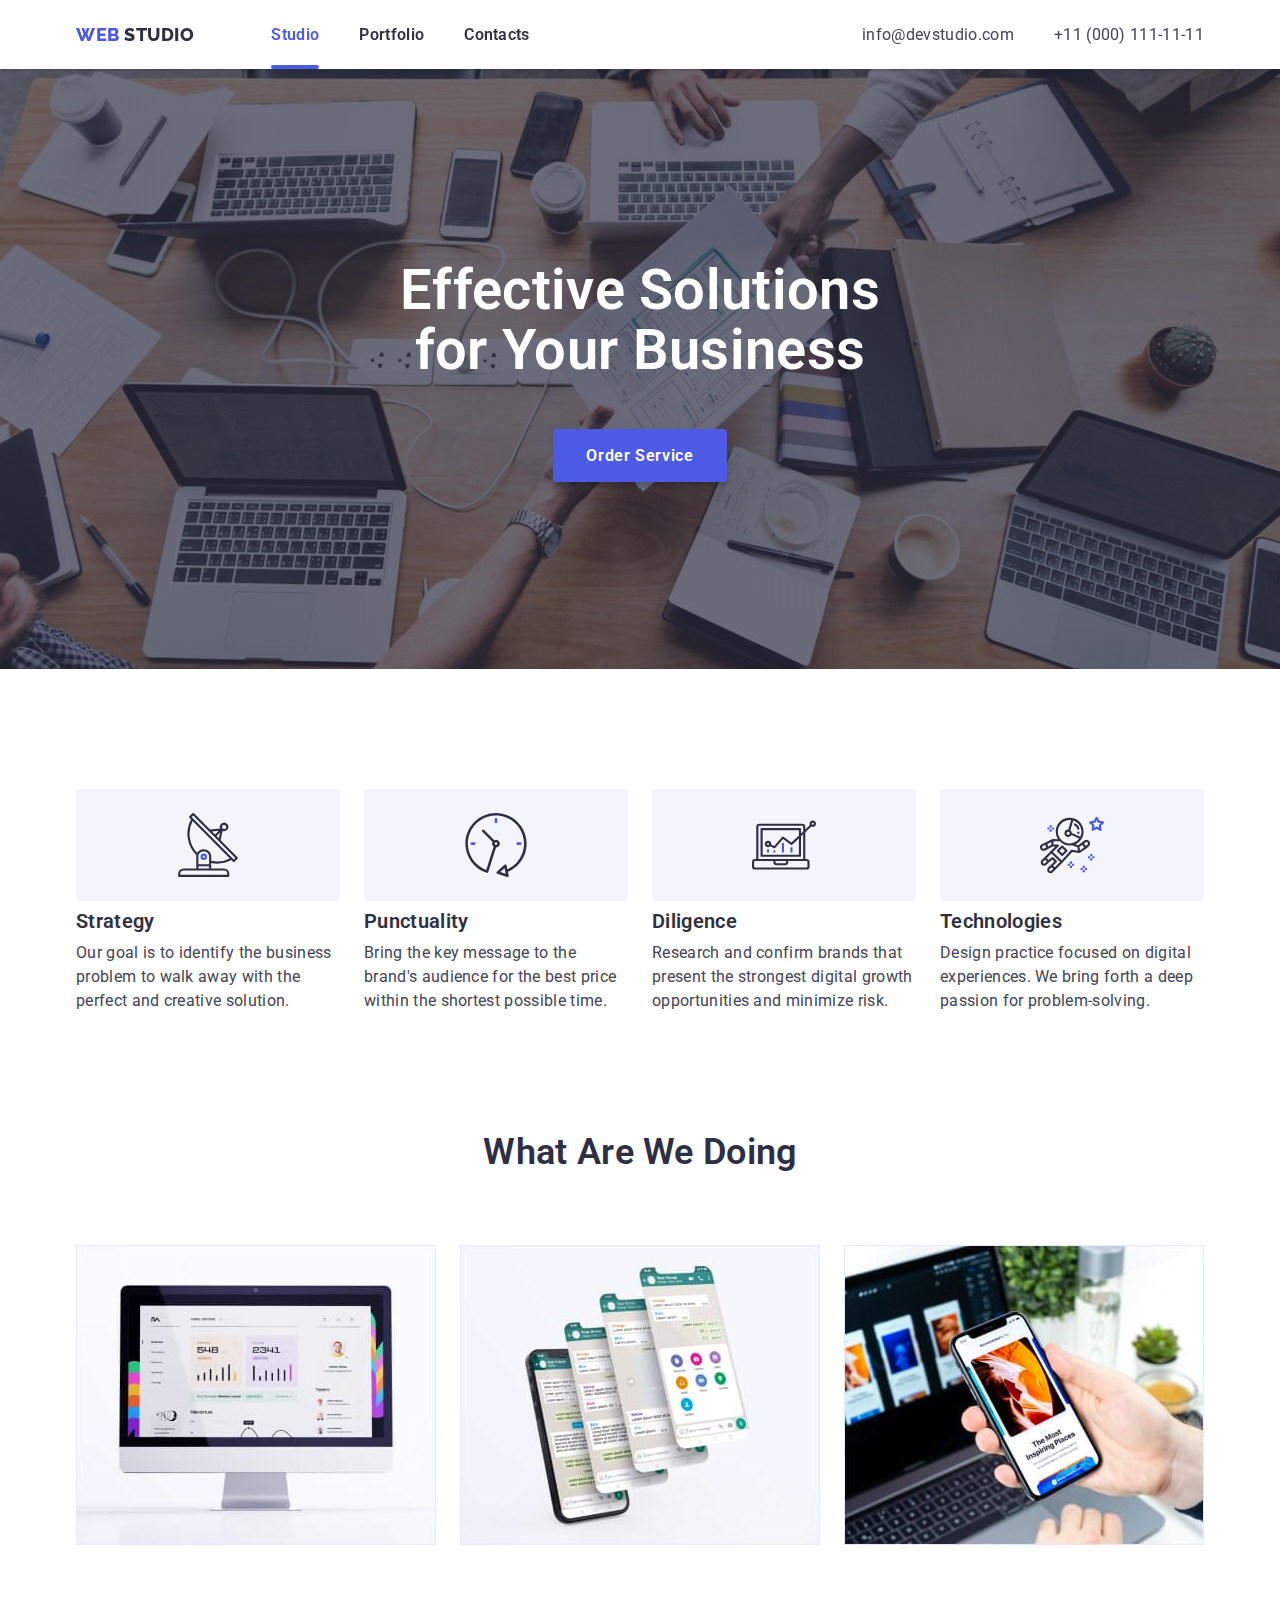
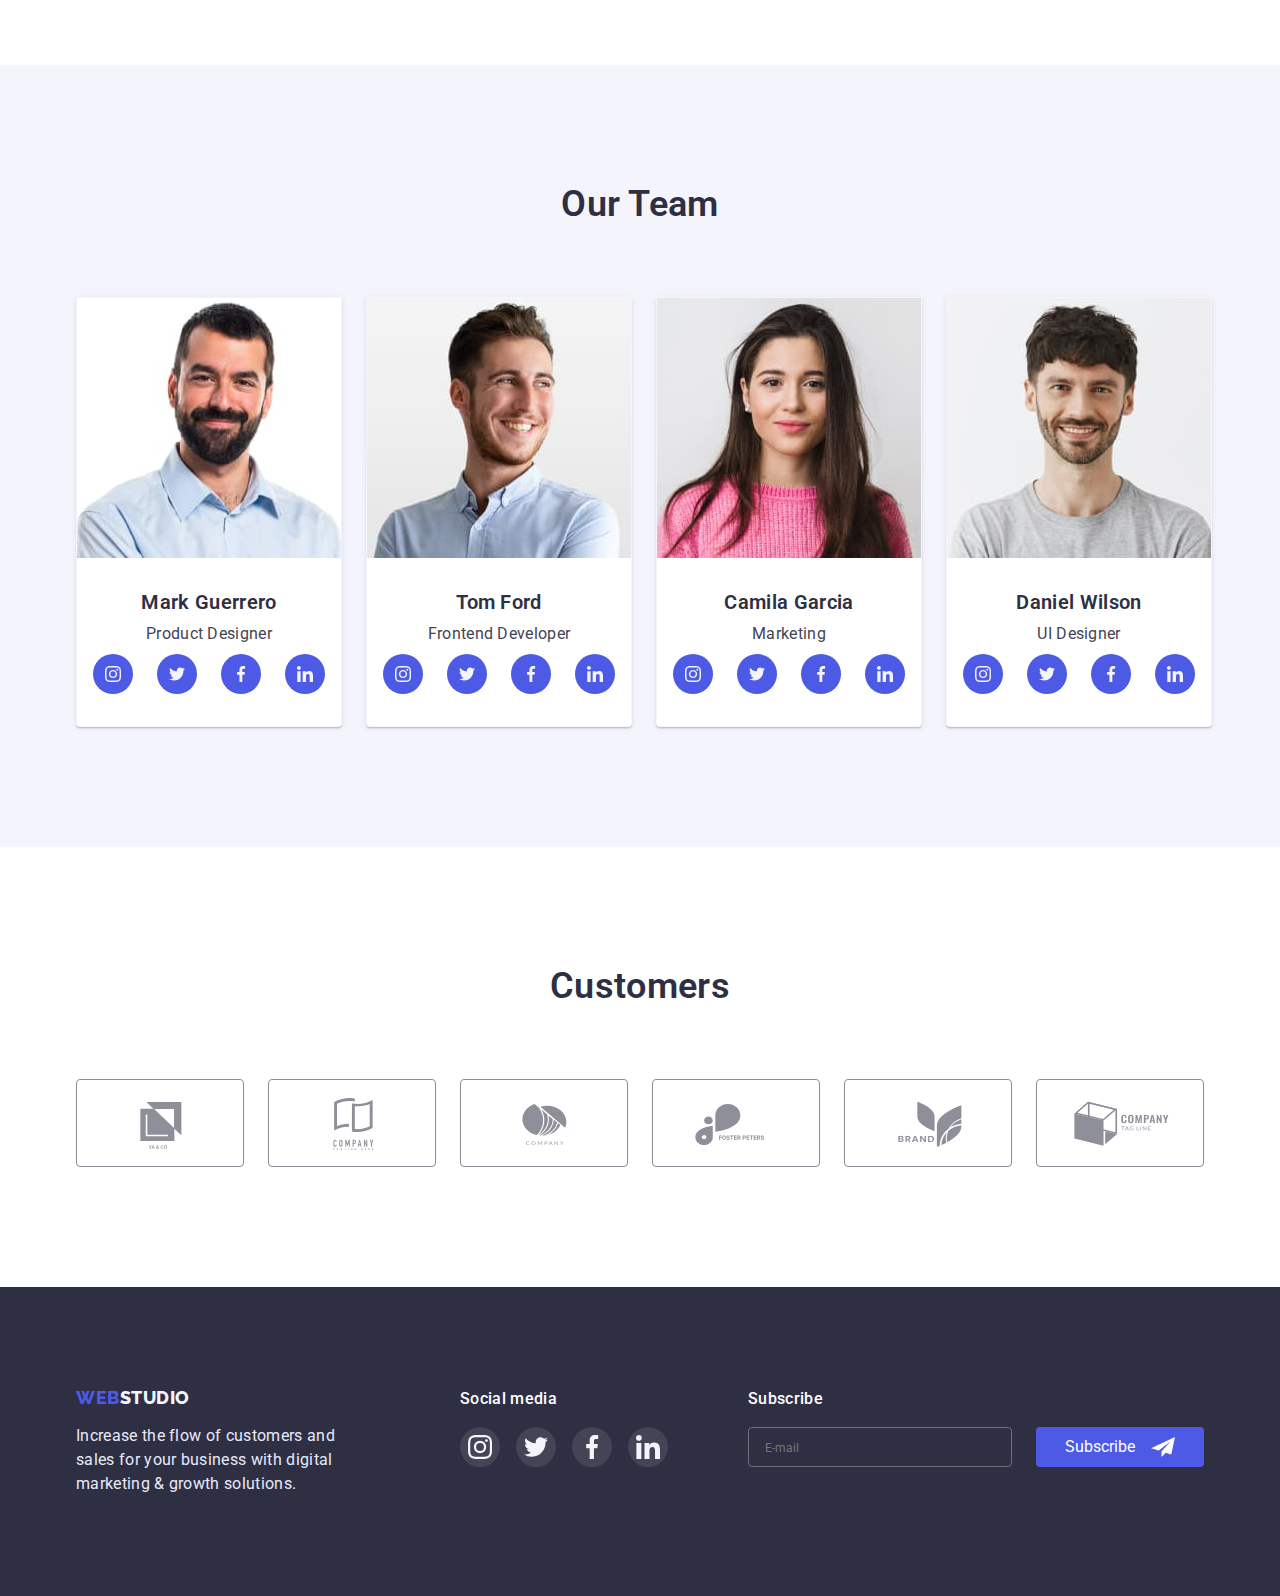
<file: index.html>
<!DOCTYPE html>
<html lang="en">
  <head>
    <meta charset="UTF-8" />
    <meta http-equiv="X-UA-Compatible" content="IE=edge" />
    <meta name="viewport" content="width=device-width, initial-scale=1.0" />
    <title>Studio</title>

    <link
      href="https://fonts.googleapis.com/css2?family=Raleway:wght@700&family=Roboto:wght@400;500;700;900&display=swap"
      rel="stylesheet"
    />
    <link
      rel="stylesheet"
      href="https://cdnjs.cloudflare.com/ajax/libs/modern-normalize/1.1.0/modern-normalize.min.css"
    />
    <link rel="stylesheet" href="./css/styles.css" />
  </head>
  <body>
    <header class="header">
      <div class="container">
        <nav class="header-nav">
          <a href="/" class="logo click">
            <span>WEB</span>
            STUDIO
          </a>

          <ul class="site-nav list">
            <li>
              <a href="./index.html" class="link current click">Studio</a>
            </li>
            <li><a href="./portfolio.html" class="link click">Portfolio</a></li>
            <li><a href="" class="link click">Contacts</a></li>
          </ul>
        </nav>

        <ul class="contacts list">
          <li>
            <a href="mailto:info@devstudio.com" class="click"
              >info@devstudio.com</a
            >
          </li>
          <li>
            <a href="tel:+110001111111" class="click">+11 (000) 111-11-11</a>
          </li>
        </ul>
      </div>
    </header>

    <main>
      <section class="hero">
        <h1 class="hero-title">Effective Solutions<br />for Your Business</h1>
        <button
          class="button primary"
          type="button"
          name="order-service"
          data-modal-open
        >
          Order Service
        </button>
      </section>

      <section class="section">
        <div class="container">
          <h2 class="visually-hidden">Examples of Business Solutions</h2>
          <ul class="list technologies">
            <li>
              <div class="icon-features">
                <svg class="icon-tech" width="64px" height="64px">
                  <use href="./images/symbol-defs.svg#icon-antenna"></use>
                </svg>
              </div>
              <h3 class="section-subtitle">Strategy</h3>
              <p>
                Our goal is to identify the business problem to walk away with
                the perfect and creative solution.
              </p>
            </li>
            <li>
              <div class="icon-features">
                <svg class="icon-tech" width="64px" height="64px">
                  <use href="./images/symbol-defs.svg#icon-clock"></use>
                </svg>
              </div>
              <h3 class="section-subtitle">Punctuality</h3>
              <p>
                Bring the key message to the brand's audience for the best price
                within the shortest possible time.
              </p>
            </li>
            <li>
              <div class="icon-features">
                <svg class="icon-tech" width="64px" height="64px">
                  <use href="./images/symbol-defs.svg#icon-diagram"></use>
                </svg>
              </div>
              <h3 class="section-subtitle">Diligence</h3>
              <p>
                Research and confirm brands that present the strongest digital
                growth opportunities and minimize risk.
              </p>
            </li>
            <li>
              <div class="icon-features">
                <svg class="icon-tech" width="64px" height="64px">
                  <use href="./images/symbol-defs.svg#icon-astronaut"></use>
                </svg>
              </div>
              <h3 class="section-subtitle">Technologies</h3>
              <p>
                Design practice focused on digital experiences. We bring forth a
                deep passion for problem-solving.
              </p>
            </li>
          </ul>
        </div>
      </section>

      <section class="section works">
        <div class="container">
          <h2 class="section-title">What are we doing</h2>
          <ul class="works list">
            <li>
              <img
                src="./images/computer.jpg"
                alt="information on the monitor"
                width="360"
              />
            </li>
            <li>
              <img
                src="./images/applications.jpg"
                alt="application windows"
                width="360"
              />
            </li>
            <li>
              <img
                src="./images/smartphone.jpg"
                alt="smartphone in hand"
                width="360"
              />
            </li>
          </ul>
        </div>
      </section>

      <section class="section team">
        <div class="container">
          <h2 class="section-title">Our Team</h2>
          <ul class="list team-personal">
            <li>
              <img
                src="./images/mark-guerrero.jpg"
                alt="foto mark"
                width="264"
              />
              <div class="team-text">
                <h3 class="section-subtitle">Mark Guerrero</h3>
                <p>Product Designer</p>
                <ul class="list team-social">
                  <li class="soc-items">
                    <a href="" class="soc-link">
                      <svg class="team-soc-icon" width="16px" height="16px">
                        <use
                          href="./images/symbol-defs.svg#icon-instagram"
                        ></use>
                      </svg>
                    </a>
                  </li>
                  <li class="soc-items">
                    <a href="" class="soc-link">
                      <svg class="team-soc-icon" width="16px" height="16px">
                        <use href="./images/symbol-defs.svg#icon-twitter"></use>
                      </svg>
                    </a>
                  </li>
                  <li class="soc-items">
                    <a href="" class="soc-link">
                      <svg class="team-soc-icon" width="16px" height="16px">
                        <use
                          href="./images/symbol-defs.svg#icon-facebook"
                        ></use>
                      </svg>
                    </a>
                  </li>
                  <li class="soc-items">
                    <a href="" class="soc-link">
                      <svg class="team-soc-icon" width="16px" height="16px">
                        <use
                          href="./images/symbol-defs.svg#icon-linkedin"
                        ></use>
                      </svg>
                    </a>
                  </li>
                </ul>
              </div>
            </li>
            <li>
              <img src="./images/tom-ford.jpg" alt="foto tom" width="264" />
              <div class="team-text">
                <h3 class="section-subtitle">Tom Ford</h3>
                <p>Frontend Developer</p>
                <ul class="list team-social">
                  <li class="soc-items">
                    <a href="" class="soc-link">
                      <svg class="team-soc-icon" width="16px" height="16px">
                        <use
                          href="./images/symbol-defs.svg#icon-instagram"
                        ></use>
                      </svg>
                    </a>
                  </li>
                  <li class="soc-items">
                    <a href="" class="soc-link">
                      <svg class="team-soc-icon" width="16px" height="16px">
                        <use href="./images/symbol-defs.svg#icon-twitter"></use>
                      </svg>
                    </a>
                  </li>
                  <li class="soc-items">
                    <a href="" class="soc-link">
                      <svg class="team-soc-icon" width="16px" height="16px">
                        <use
                          href="./images/symbol-defs.svg#icon-facebook"
                        ></use>
                      </svg>
                    </a>
                  </li>
                  <li class="soc-items">
                    <a href="" class="soc-link">
                      <svg class="team-soc-icon" width="16px" height="16px">
                        <use
                          href="./images/symbol-defs.svg#icon-linkedin"
                        ></use>
                      </svg>
                    </a>
                  </li>
                </ul>
              </div>
            </li>
            <li>
              <img
                src="./images/camila-garcia.jpg"
                alt="foto camila"
                width="264"
              />
              <div class="team-text">
                <h3 class="section-subtitle">Camila Garcia</h3>
                <p>Marketing</p>
                <ul class="list team-social">
                  <li class="soc-items">
                    <a href="" class="soc-link">
                      <svg class="team-soc-icon" width="16px" height="16px">
                        <use
                          href="./images/symbol-defs.svg#icon-instagram"
                        ></use>
                      </svg>
                    </a>
                  </li>
                  <li class="soc-items">
                    <a href="" class="soc-link">
                      <svg class="team-soc-icon" width="16px" height="16px">
                        <use href="./images/symbol-defs.svg#icon-twitter"></use>
                      </svg>
                    </a>
                  </li>
                  <li class="soc-items">
                    <a href="" class="soc-link">
                      <svg class="team-soc-icon" width="16px" height="16px">
                        <use
                          href="./images/symbol-defs.svg#icon-facebook"
                        ></use>
                      </svg>
                    </a>
                  </li>
                  <li class="soc-items">
                    <a href="" class="soc-link">
                      <svg class="team-soc-icon" width="16px" height="16px">
                        <use
                          href="./images/symbol-defs.svg#icon-linkedin"
                        ></use>
                      </svg>
                    </a>
                  </li>
                </ul>
              </div>
            </li>
            <li>
              <img
                src="./images/daniel-wilson.jpg"
                alt="foto daniel"
                width="264"
              />
              <div class="team-text">
                <h3 class="section-subtitle">Daniel Wilson</h3>
                <p>UI Designer</p>
                <ul class="list team-social">
                  <li class="soc-items">
                    <a href="" class="soc-link">
                      <svg class="team-soc-icon" width="16px" height="16px">
                        <use
                          href="./images/symbol-defs.svg#icon-instagram"
                        ></use>
                      </svg>
                    </a>
                  </li>
                  <li class="soc-items">
                    <a href="" class="soc-link">
                      <svg class="team-soc-icon" width="16px" height="16px">
                        <use href="./images/symbol-defs.svg#icon-twitter"></use>
                      </svg>
                    </a>
                  </li>
                  <li class="soc-items">
                    <a href="" class="soc-link">
                      <svg class="team-soc-icon" width="16px" height="16px">
                        <use
                          href="./images/symbol-defs.svg#icon-facebook"
                        ></use>
                      </svg>
                    </a>
                  </li>
                  <li class="soc-items">
                    <a href="" class="soc-link">
                      <svg class="team-soc-icon" width="16px" height="16px">
                        <use
                          href="./images/symbol-defs.svg#icon-linkedin"
                        ></use>
                      </svg>
                    </a>
                  </li>
                </ul>
              </div>
            </li>
          </ul>
        </div>
      </section>

      <section class="section customers">
        <div class="container">
          <h2 class="section-title">Customers</h2>
          <ul class="list customers-banner">
            <li class="customers-items">
              <a href="" class="customers-link">
                <svg class="customers-icon" width="104px" height="56px">
                  <use href="./images/symbol-defs.svg#icon-Logo"></use>
                </svg>
              </a>
            </li>
            <li class="customers-items">
              <a href="" class="customers-link">
                <svg class="customers-icon" width="104px" height="56px">
                  <use href="./images/symbol-defs.svg#icon-Logo2"></use>
                </svg>
              </a>
            </li>
            <li class="customers-items">
              <a href="" class="customers-link">
                <svg class="customers-icon" width="104px" height="56px">
                  <use href="./images/symbol-defs.svg#icon-Logo3"></use>
                </svg>
              </a>
            </li>
            <li class="customers-items">
              <a href="" class="customers-link">
                <svg class="customers-icon" width="104px" height="56px">
                  <use href="./images/symbol-defs.svg#icon-Logo4"></use>
                </svg>
              </a>
            </li>
            <li class="customers-items">
              <a href="" class="customers-link">
                <svg class="customers-icon" width="104px" height="56px">
                  <use href="./images/symbol-defs.svg#icon-Logo5"></use>
                </svg>
              </a>
            </li>
            <li class="customers-items">
              <a href="" class="customers-link">
                <svg class="customers-icon" width="104px" height="56px">
                  <use href="./images/symbol-defs.svg#icon-Logo6"></use>
                </svg>
              </a>
            </li>
          </ul>
        </div>
      </section>
    </main>

    <footer class="footer">
      <div class="container footer-site">
        <div class="nav-footer">
          <a href="/" class="logo-footer">
            <span>WEB</span>
            STUDIO
          </a>
          <p>
            Increase the flow of customers and sales for your business with
            digital marketing & growth solutions.
          </p>
        </div>
        <div class="soc-footer">
          <h4 class="footer-title">Social media</h4>
          <ul class="list footer-social">
            <li class="soc-items">
              <a href="" class="soc-link footer-link">
                <svg class="team-soc-icon" width="24px" height="24px">
                  <use href="./images/symbol-defs.svg#icon-instagram"></use>
                </svg>
              </a>
            </li>
            <li class="soc-items">
              <a href="" class="soc-link footer-link">
                <svg class="team-soc-icon" width="24px" height="24px">
                  <use href="./images/symbol-defs.svg#icon-twitter"></use>
                </svg>
              </a>
            </li>
            <li class="soc-items">
              <a href="" class="soc-link footer-link">
                <svg class="team-soc-icon" width="24px" height="24px">
                  <use href="./images/symbol-defs.svg#icon-facebook"></use>
                </svg>
              </a>
            </li>
            <li class="soc-items">
              <a href="" class="soc-link footer-link">
                <svg class="team-soc-icon" width="24px" height="24px">
                  <use href="./images/symbol-defs.svg#icon-linkedin"></use>
                </svg>
              </a>
            </li>
          </ul>
        </div>

        <div class="sub-footer">
          <form class="sub-form">
            <h4 class="footer-title">Subscribe</h4>
            <div class="sub-field">
              <input
                type="email"
                class="sub-mail"
                name="mail"
                placeholder="E-mail"
              />
              <button class="sub-btn" type="submit">
                Subscribe
                <svg width="24px" height="24px">
                  <use href="./images/symbol-defs.svg#icon-fly-white"></use>
                </svg>
              </button>
            </div>
          </form>
        </div>
      </div>
    </footer>

    <div class="backdrop is-hidden" data-modal>
      <div class="modal">
        <button type="button" class="modal-close" data-modal-close>
          <svg class="close-black" width="8px" height="8px">
            <use href="./images/symbol-defs.svg#icon-close"></use>
          </svg>
        </button>
        <div class="modal-contacts">
          <h5 class="modal-title">
            Leave your contacts and we will call you back
          </h5>
          <form class="modal-form">
            <div class="modal-field">
              <label class="modal-label"
                >Name
                <div class="input-wrap">
                  <input type="text" name="name" class="modal-input" />
                  <svg class="input-icon" width="18px" height="18px">
                    <use href="./images/symbol-defs.svg#icon-person"></use>
                  </svg>
                </div>
              </label>
            </div>
            <div class="modal-field">
              <label class="modal-label"
                >Phone
                <div class="input-wrap">
                  <input type="tel" name="phone" class="modal-input" />
                  <svg class="input-icon" width="18px" height="18px">
                    <use href="./images/symbol-defs.svg#icon-phone"></use>
                  </svg>
                </div>
              </label>
            </div>
            <div class="modal-field">
              <label class="modal-label"
                >Email
                <div class="input-wrap">
                  <input type="email" name="mail" class="modal-input" />
                  <svg class="input-icon" width="18px" height="18px">
                    <use href="./images/symbol-defs.svg#icon-email"></use>
                  </svg>
                </div>
              </label>
            </div>
            <div class="modal-field  text-label">
              <label class="modal-label"
                >Comment
                <textarea
                  name="comment"
                  class="modal-textarea modal-input"
                  rows="10"
                  placeholder="Text input"
                ></textarea>
              </label>              
            </div>
            <div class="modal-field privacy-field">
              <input type="checkbox" name="privacy" id="privacy"  value="ok" class="privacy-check visually-hidden">
              <label class="label-check" for="privacy">
                <span>
                  <svg class="check-icon" width="10px" height="8px">
                    <use href="./images/symbol-defs.svg#icon-checked"></use>
                  </svg>
                </span>
                I accept the terms and conditions of the&nbsp;
                <a href="">Privacy Policy</a></label>
              </label>
            </div>
            <button class="sub-btn send-btn" type="submit">
              Send</button>
          </form>
        </div>
      </div>
    </div>
    <script src="./js/modal.js"></script>
  </body>
</html>
</file>
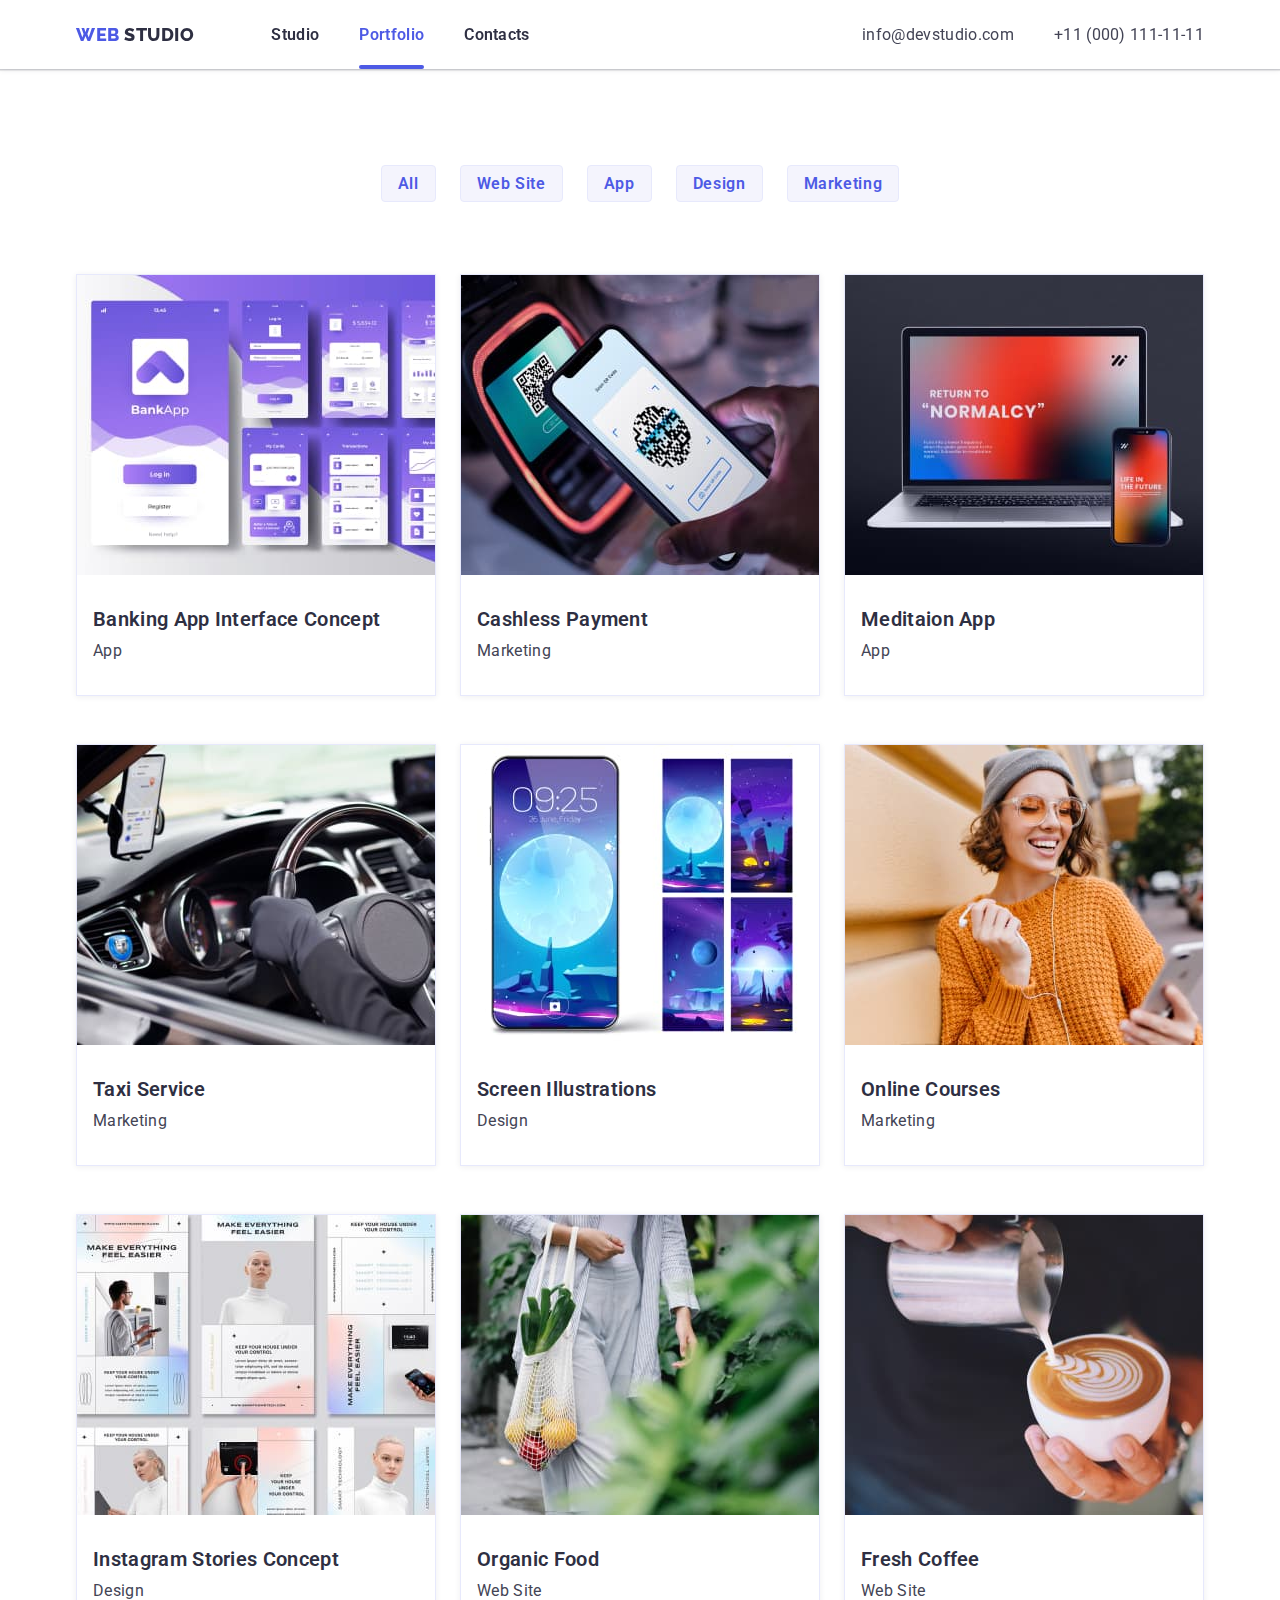
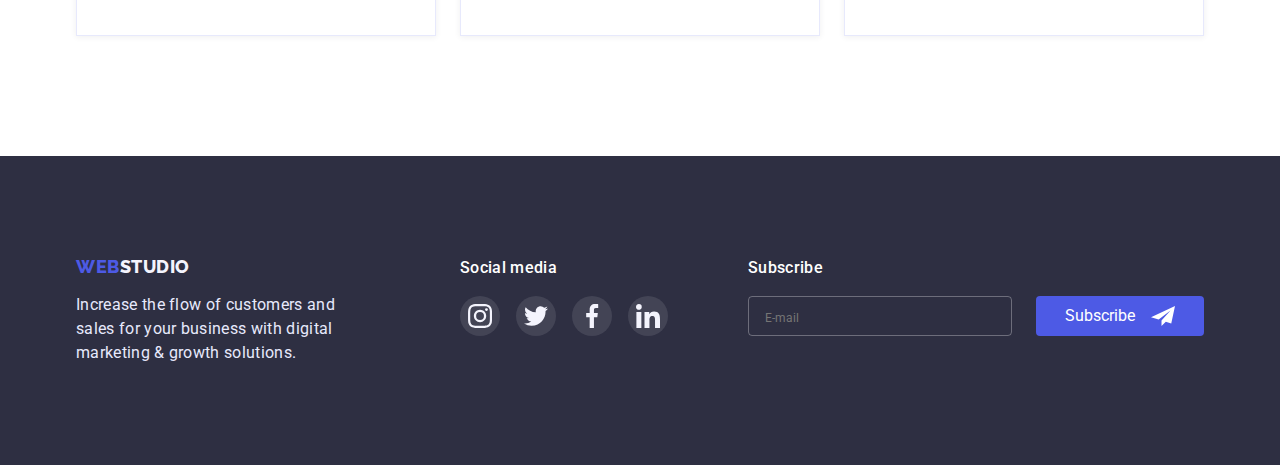
<file: portfolio.html>
<!DOCTYPE html>
<html lang="en">
  <head>
    <meta charset="UTF-8" />
    <meta http-equiv="X-UA-Compatible" content="IE=edge" />
    <meta name="viewport" content="width=device-width, initial-scale=1.0" />
    <title>Portfolio</title>

    <link
      href="https://fonts.googleapis.com/css2?family=Raleway:wght@700&family=Roboto:wght@400;500;700;900&display=swap"
      rel="stylesheet"
    />
    <link
      rel="stylesheet"
      href="https://cdnjs.cloudflare.com/ajax/libs/modern-normalize/1.1.0/modern-normalize.min.css"
    />
    <link rel="stylesheet" href="./css/styles.css" />
  </head>
  <body>
    <header class="header">
      <div class="container">
        <nav class="header-nav">
          <a href="/" class="logo click">
            <span>WEB</span>
            STUDIO
          </a>

          <ul class="site-nav list">
            <li><a href="./index.html" class="link click">Studio</a></li>
            <li>
              <a href="./portfolio.html" class="link current click"
                >Portfolio</a
              >
            </li>
            <li><a href="" class="link click">Contacts</a></li>
          </ul>
        </nav>

        <ul class="contacts list">
          <li>
            <a href="mailto:info@devstudio.com" class="click"
              >info@devstudio.com</a
            >
          </li>
          <li>
            <a href="tel:+110001111111" class="click">+11 (000) 111-11-11</a>
          </li>
        </ul>
      </div>
    </header>

    <main>
      <section class="gallery-works">
        <div class="container">
          <h1 class="visually-hidden">Our works</h1>

          <div class="gallery-filtr">
            <ul class="list filtr">
              <li>
                <button class="button click-filtr" type="button" name="all">
                  All
                </button>
              </li>
              <li>
                <button
                  class="button click-filtr"
                  type="button"
                  name="web-site"
                >
                  Web Site
                </button>
              </li>
              <li>
                <button class="button click-filtr" type="button" name="app">
                  App
                </button>
              </li>
              <li>
                <button class="button click-filtr" type="button" name="design">
                  Design
                </button>
              </li>
              <li>
                <button
                  class="button click-filtr"
                  type="button"
                  name="marketing"
                >
                  Marketing
                </button>
              </li>
            </ul>
          </div>

          <ul class="gallery-examples list">
            <li>
              <a class="gallery-link" href="">
                <div class="gallery-top">
                  <img
                    src="./images/banking-app.jpg"
                    alt="banking-app"
                    width="360"
                  />
                  <p class="gallery-scroll">
                    14 Stylish and User-Friendly App Design Concepts · Task
                    Manager App · Calorie Tracker App · Exotic Fruit Ecommerce
                    App · Cloud Storage App
                  </p>
                </div>
                <div class="gallery-text">
                  <h2 class="gallery-link title">
                    Banking App Interface Concept
                  </h2>
                  <p class="gallery-direction">App</p>
                </div>
              </a>
            </li>
            <li>
              <a class="gallery-link" href="">
                <div class="gallery-top">
                  <img src="./images/payment.jpg" alt="payment" width="360" />
                  <p class="gallery-scroll">
                    14 Stylish and User-Friendly App Design Concepts · Task
                    Manager App · Calorie Tracker App · Exotic Fruit Ecommerce
                    App · Cloud Storage App
                  </p>
                </div>
                <div class="gallery-text">
                  <h2 class="gallery-link title">Cashless Payment</h2>
                  <p class="gallery-direction">Marketing</p>
                </div>
              </a>
            </li>
            <li>
              <a class="gallery-link" href="">
                <div class="gallery-top">
                  <img
                    src="./images/meditation.jpg"
                    alt="meditation"
                    width="360"
                  />
                  <p class="gallery-scroll">
                    14 Stylish and User-Friendly App Design Concepts · Task
                    Manager App · Calorie Tracker App · Exotic Fruit Ecommerce
                    App · Cloud Storage App
                  </p>
                </div>
                <div class="gallery-text">
                  <h2 class="gallery-link title">Meditaion App</h2>
                  <p class="gallery-direction">App</p>
                </div>
              </a>
            </li>
            <li>
              <a class="gallery-link" href="">
                <div class="gallery-top">
                  <img src="./images/taxi.jpg" alt="taxi" width="360" />
                  <p class="gallery-scroll">
                    14 Stylish and User-Friendly App Design Concepts · Task
                    Manager App · Calorie Tracker App · Exotic Fruit Ecommerce
                    App · Cloud Storage App
                  </p>
                </div>
                <div class="gallery-text">
                  <h2 class="gallery-link title">Taxi Service</h2>
                  <p class="gallery-direction">Marketing</p>
                </div>
              </a>
            </li>
            <li>
              <a class="gallery-link" href="">
                <div class="gallery-top">
                  <img src="./images/screen.jpg" alt="screen" width="360" />
                  <p class="gallery-scroll">
                    14 Stylish and User-Friendly App Design Concepts · Task
                    Manager App · Calorie Tracker App · Exotic Fruit Ecommerce
                    App · Cloud Storage App
                  </p>
                </div>
                <div class="gallery-text">
                  <h2 class="gallery-link title">Screen Illustrations</h2>
                  <p class="gallery-direction">Design</p>
                </div>
              </a>
            </li>
            <li>
              <a class="gallery-link" href="">
                <div class="gallery-top">
                  <img src="./images/courses.jpg" alt="courses" width="360" />
                  <p class="gallery-scroll">
                    14 Stylish and User-Friendly App Design Concepts · Task
                    Manager App · Calorie Tracker App · Exotic Fruit Ecommerce
                    App · Cloud Storage App
                  </p>
                </div>
                <div class="gallery-text">
                  <h2 class="gallery-link title">Online Courses</h2>
                  <p class="gallery-direction">Marketing</p>
                </div>
              </a>
            </li>
            <li>
              <a class="gallery-link" href="">
                <div class="gallery-top">
                  <img
                    src="./images/instagram.jpg"
                    alt="instagram"
                    width="360"
                  />
                  <p class="gallery-scroll">
                    14 Stylish and User-Friendly App Design Concepts · Task
                    Manager App · Calorie Tracker App · Exotic Fruit Ecommerce
                    App · Cloud Storage App
                  </p>
                </div>
                <div class="gallery-text">
                  <h2 class="gallery-link title">Instagram Stories Concept</h2>
                  <p class="gallery-direction">Design</p>
                </div>
              </a>
            </li>
            <li>
              <a class="gallery-link" href="">
                <div class="gallery-top">
                  <img src="./images/food.jpg" alt="food" width="360" />
                  <p class="gallery-scroll">
                    14 Stylish and User-Friendly App Design Concepts · Task
                    Manager App · Calorie Tracker App · Exotic Fruit Ecommerce
                    App · Cloud Storage App
                  </p>
                </div>
                <div class="gallery-text">
                  <h2 class="gallery-link title">Organic Food</h2>
                  <p class="gallery-direction">Web Site</p>
                </div>
              </a>
            </li>
            <li>
              <a class="gallery-link" href="">
                <div class="gallery-top">
                  <img src="./images/coffee.jpg" alt="coffee" width="360" />
                  <p class="gallery-scroll">
                    14 Stylish and User-Friendly App Design Concepts · Task
                    Manager App · Calorie Tracker App · Exotic Fruit Ecommerce
                    App · Cloud Storage App
                  </p>
                </div>
                <div class="gallery-text">
                  <h2 class="gallery-link title">Fresh Coffee</h2>
                  <p class="gallery-direction">Web Site</p>
                </div>
              </a>
            </li>
          </ul>
        </div>
      </section>
    </main>

    <footer class="footer">
      <div class="container footer-site">
        <div class="nav-footer">
          <a href="/" class="logo-footer">
            <span>WEB</span>
            STUDIO
          </a>
          <p>
            Increase the flow of customers and sales for your business with
            digital marketing & growth solutions.
          </p>
        </div>
        <div class="soc-footer">
          <h4 class="footer-title">Social media</h4>
          <ul class="list footer-social">
            <li class="soc-items">
              <a href="" class="soc-link footer-link">
                <svg class="team-soc-icon" width="24px" height="24px">
                  <use href="./images/symbol-defs.svg#icon-instagram"></use>
                </svg>
              </a>
            </li>
            <li class="soc-items">
              <a href="" class="soc-link footer-link">
                <svg class="team-soc-icon" width="24px" height="24px">
                  <use href="./images/symbol-defs.svg#icon-twitter"></use>
                </svg>
              </a>
            </li>
            <li class="soc-items">
              <a href="" class="soc-link footer-link">
                <svg class="team-soc-icon" width="24px" height="24px">
                  <use href="./images/symbol-defs.svg#icon-facebook"></use>
                </svg>
              </a>
            </li>
            <li class="soc-items">
              <a href="" class="soc-link footer-link">
                <svg class="team-soc-icon" width="24px" height="24px">
                  <use href="./images/symbol-defs.svg#icon-linkedin"></use>
                </svg>
              </a>
            </li>
          </ul>
        </div>

        <div class="sub-footer">
          <form class="sub-form">
            <h4 class="footer-title">Subscribe</h4>
            <div class="sub-field">
              <input
                type="email"
                class="sub-mail"
                name="mail"
                placeholder="E-mail"
              />
              <button class="sub-btn" type="submit">
                Subscribe
                <svg width="24px" height="24px">
                  <use href="./images/symbol-defs.svg#icon-fly-white"></use>
                </svg>
              </button>
            </div>
          </form>
        </div>
      </div>
    </footer>
  </body>
</html>
</file>
<file: css/styles.css>
:root {
    --primary-text-color: #434455;
    --title-text-color: #2E2F42;
    --customers-logo-color: #8E8F99;
    --accent-text-color: #4D5AE5;
    --icons-hover-color: #404BBF;
    --icons-footer-color: #31D0AA;
    --primary-white-color: #fff;
    --gallery-white-color: #F4F4FD;
    --button-border-color: #E7E9FC;
    --modal-background-color: #fcfcfc;
    --modal-text-color: ##8E8F99;
    }

/*white-footer #E7E9FC*/

body {
    padding-top: 69px;
    background-color: var(--primary-white-color);
    color: var(--primary-text-color);
    font-family: roboto, sans-serif;
    letter-spacing: 0.02em;
    font-size: 16px;
    line-height: 1.5;
}

h1,
h2,
h3,
h4,
h5,
p {
    margin: 0;
}

.list {
    padding: 0;
    margin: 0;
    list-style: none;
}

img {
    display: block;
}

.container {
    width: 1158px;
    padding-left: 15px;
    padding-right: 15px;
    margin-left: auto;
    margin-right: auto;
}

/*header*/
.header > .container {
    display:flex;
    align-items: center;
}

.header {
    position: fixed;
    width: 100%;
    min-height: 69px;
    top: 0;
    left: 0;
    z-index: 1;
    background-color: var(--primary-white-color);
    box-shadow: 0px 2px 1px rgba(46, 47, 66, 0.08), 0px 1px 1px rgba(46, 47, 66, 0.16), 0px 1px 6px rgba(46, 47, 66, 0.08);
}

.header-nav {
    display: flex;
    align-items: center;
    margin-right: auto;
}

.click {
    padding-top: 24px;
    padding-bottom: 24px;
}

.logo {
    margin-right: 77px;

    color: var(--title-text-color);

    font-family: raleway, sans-serif;
    letter-spacing: 0.03em;
    font-weight: 800;
    font-size: 18px;
    line-height: 1.17;
    text-decoration: none;
}

.logo span {
    color: var(--accent-text-color);
}

.site-nav {
    display: flex;
    gap: 40px;
}

.site-nav .link {
    color: var(--title-text-color);
    font-weight: 600;
    font-size: 16px;
    line-height: 1.5;
    text-decoration: none;
    transition: color 250ms cubic-bezier(0.4, 0, 0.2, 1);
    position: relative;
}

.site-nav .link:hover,
.site-nav .link:focus {
    color: var(--icons-hover-color);
}

.site-nav .link.current { 
    color: var(--accent-text-color)
}

.link.current::after {
    content: "";
    position: absolute;
    width: 100%;
    height: 4px;
    background-color: var(--accent-text-color);
    left: 0;
    bottom: 0;
    border-radius: 2px;
    margin-bottom: -1px;
}

.contacts {
    display: flex;
    gap: 40px;
}

.contacts a {
    color: var(--primary-text-color);
    text-decoration: none;
    transition: color 250ms cubic-bezier(0.4, 0, 0.2, 1);
}

.contacts a:hover,
.contacts a:focus {
    color: var(--icons-hover-color);
}

/*hero*/
.hero {
    padding-top: 192px;
    padding-bottom: 192px;
    background-color: var(--title-text-color);
    background-image: linear-gradient(
        rgba(46, 47, 66, 0.7),
        rgba(46, 47, 66, 0.7)),
        url(../images/people-office.jpg);
    max-width: 1440px;
    height: 600px;
    margin: 0 auto;
    background-repeat: no-repeat;
    background-position: center;
    text-align: center;
}

.hero-title {
    margin-bottom: 48px;

    color: var(--primary-white-color);

    font-weight: 600;
    font-size: 56px;
    line-height: 1.07;
}

.button {
    display: inline-block;
    padding: 8px 16px;

    background-color: var(--gallery-white-color);
    color: var(--accent-text-color);

    font-family: roboto, sans-serif;
    letter-spacing: 0.04em;
    font-weight: 600;
    font-size: 16px;
    line-height: 1.19;
    text-align: center;
    border: 1px solid var(--button-border-color);
    border-radius: 4px;
    cursor: pointer;
}

.click-filtr {
    transition: background-color 250ms cubic-bezier(0.4, 0, 0.2, 1), 
    border 250ms cubic-bezier(0.4, 0, 0.2, 1),
    color 250ms cubic-bezier(0.4, 0, 0.2, 1),
    box-shadow 250ms cubic-bezier(0.4, 0, 0.2, 1);
}

.click-filtr:hover,
.click-filtr:focus {
    background-color: var(--icons-hover-color);
    border: 1px solid var(--icons-hover-color);
    color: var(--primary-white-color);
    box-shadow: 0px 3px 1px rgba(0, 0, 0, 0.1), 0px 2px 1px rgba(0, 0, 0, 0.08), 0px 2px 2px rgba(0, 0, 0, 0.12);
}

.button.primary {
    background-color: var(--accent-text-color);
    color: var(--primary-white-color);
    border: 1px solid transparent;
    border-radius: 4px;
    padding: 16px 32px;
    min-width: 170px;
    box-shadow: 0px 4px 4px rgba(0, 0, 0, 0.15);
    transition: background-color 250ms cubic-bezier(0.4, 0, 0.2, 1);
}

.button.primary:hover,
.button.primary:focus {
    background-color: var(--icons-hover-color);
}

/*section*/
.section {
    padding-top: 120px;
    padding-bottom: 120px;
}

.section-title {
    margin-bottom: 72px;

    color: var(--title-text-color);
    
    font-weight: 600;
    font-size: 36px;
    line-height: 1.11;
    text-align: center;
    text-transform: capitalize;
}

.visually-hidden {
    position: absolute;
    width: 1px;
    height: 1px;
    margin: -1px;
    border: 0;
    padding: 0;
    white-space: nowrap;
    clip-path: inset(100%);
    clip: rect(0 0 0 0);
    overflow: hidden;
  }

.section-subtitle {
    margin-bottom: 8px;

    color: var(--title-text-color);

    font-weight: 600;
    font-size: 20px;
    line-height: 1.2;
}

/*studio*/
.technologies {
    display: flex;
    gap: 24px;
}

.technologies > li {
    max-width: 264px;
}

.icon-features {
    display: flex;
    height: 112px;
    justify-content: center;
    align-items: center;
    margin-bottom: 8px;
    border: 1px solid transparent;
    border-radius: 4px;
    background-color: var(--gallery-white-color);
    }

.section.works {
    padding-top: 0;
    padding-bottom: 120px;
}

.works .list {
    display: flex;
    gap: 24px;
}

.team-personal {
    display: flex;
    gap: 24px;
    text-align: center;
}

.team-personal > li {
    box-shadow: 0px 1px 6px rgba(46, 47, 66, 0.08), 0px 1px 1px rgba(46, 47, 66, 0.16), 0px 2px 1px rgba(46, 47, 66, 0.08);
    border: 1px solid transparent;
    border-radius: 0px 0px 4px 4px;
}

.team-text {
    padding: 32px 16px;
    background-color: var(--primary-white-color);
}

.team-text > p {
    margin-bottom: 8px;
}

.team-social {
    display: flex;
    gap: 24px;
}

.soc-items {
    width: 40px;
    height: 40px;
}

.soc-link {
    width: 100%;
    height: 100%;
    display: flex;
    justify-content: center;
    align-items: center;
    border: 1px solid transparent;
    border-radius: 50%;
    background-color: var(--accent-text-color);
    transition: background-color 250ms cubic-bezier(0.4, 0, 0.2, 1);
}

.soc-link:hover,
.soc-link:focus {
    background-color: var(--icons-hover-color);
}

.section.team {
    background-color: var(--gallery-white-color);
}

.customers-banner {
    display: flex;
    gap: 24px;
}

.customers-items {
    width: 168px;
    height: 88px;
}

.customers-link {
    width: 100%;
    height: 100%;
    display: flex;
    justify-content: center;
    align-items: center;
    border: 1px solid var(--customers-logo-color);
    border-radius: 4px;
    transition: border-color 250ms cubic-bezier(0.4, 0, 0.2, 1);
}    
    
.customers-icon {
    fill: var(--customers-logo-color);
    transition: fill 250ms cubic-bezier(0.4, 0, 0.2, 1);
}
    
.customers-link:hover,
.customers-link:focus {
    border-color: var(--icons-hover-color);
}

.customers-link:hover .customers-icon,
.customers-link:focus .customers-icon {
    fill: var(--icons-hover-color);
}

/*gallery works*/
.gallery-works {
    padding-top: 96px;
    padding-bottom: 120px;
}

.gallery-filtr {
    margin-bottom: 72px;
}

.filtr {
    display: flex;
    justify-content: center;
    gap: 24px;
}

.gallery-examples {
    display: flex;
    flex-wrap: wrap;
    column-gap: 24px;
    row-gap: 48px;    
}

.gallery-examples > li {
    width: calc((100% - 48px) / 3);
    border: 1px solid var(--button-border-color); 
    box-shadow: 0px 1px 6px rgba(46, 47, 66, 0.08);
    transition: box-shadow 250ms cubic-bezier(0.4, 0, 0.2, 1);
}

.gallery-examples > li:hover,
.gallery-examples > li:focus {
    box-shadow: 0px 1px 6px rgba(46, 47, 66, 0.08), 0px 1px 1px rgba(46, 47, 66, 0.16), 0px 2px 1px rgba(46, 47, 66, 0.08);
}

.gallery-link {
    text-decoration: none;   
}

.gallery-text {
    padding: 32px 16px;
}

.gallery-link.title {
    margin-bottom: 8px;
    color: var(--title-text-color);
    font-weight: 600;
    font-size: 20px;
    line-height: 1.2;
}

.gallery-direction {
    color: var(--primary-text-color);
}

.gallery-top {
    position: relative;  
    overflow: hidden;
}

.gallery-scroll {
    position: absolute;
    top: 0;
    height: 100%;
    width: calc(100% + 2px);
    padding: 40px 32px;
    background-color: var(--accent-text-color);
    color: var(--gallery-white-color);
    transform: translateY(100%);
    transition: transform 250ms cubic-bezier(0.4, 0, 0.2, 1);
    overflow: auto;
}

.gallery-link:hover .gallery-scroll,
.gallery-link:focus .gallery-scroll {
    transform: translateY(0);
}

/*footer*/
.footer {
    padding-top: 100px;
    padding-bottom: 100px;
    background-color: var(--title-text-color);
    color: var(--button-border-color);
}

.footer-site {
    display: flex;
}

.logo-footer {
    color: var(--gallery-white-color);
    font-family: raleway, sans-serif;
    letter-spacing: 0.03em;
    font-weight: 800;
    font-size: 18px;
    line-height: 1.17;
    text-decoration: none;
}

.logo-footer span {
    color:var(--accent-text-color);
}

.nav-footer {
    margin-right: 120px;
}

.nav-footer > a {
    display: flex;
    margin-bottom: 16px;
}

.nav-footer > p {
    max-width:264px;
}

.footer-title {
    color: var(--primary-white-color);
    font-weight: 500;
    margin-bottom: 16px;
 }

.footer-social {
   display: flex;
   gap: 16px;
}

.footer-link {
    background-color: var(--primary-text-color);
    transition: background-color 250ms cubic-bezier(0.4, 0, 0.2, 1);
}

.footer-link:hover,
.footer-link:focus {
    background-color: var(--icons-footer-color);
}

.sub-footer {
    margin-left: 80px;
}

.sub-form {
    display: flex;
    flex-direction: column;
}

.sub-field {
    display: flex;
    
}

.sub-mail {
    width: 264px;
    height: 40px;
    background-color: transparent;
    border: 1px solid rgba(255, 255, 255, 0.3);
    border-radius: 4px;
    margin: 0;
    padding: 8px 16px;
    color: var(--button-border-color);
    }

    .sub-mail::placeholder {
        font-size: 12px;
    } 

.sub-btn {
    display: flex;
    justify-content: center;
    align-items: center;
    gap: 16px; 
    margin-left: 24px;
    padding: 8px 24px;
    width: 168px;
    height: 40px;
    background-color: var(--accent-text-color);
    color: var(--primary-white-color);
    border: 1px solid transparent;
    border-radius: 4px;
    cursor: pointer;
    transition: background-color 250ms cubic-bezier(0.4, 0, 0.2, 1);
}

.sub-btn:hover,
.sub-btn:focus {
    background-color: var(--icons-hover-color);
}

/* Modal*/
.backdrop {
    position: fixed;
    top: 0;
    width: 100%;
    height: 100%;
    z-index: 2;
    background-color: rgba(46, 47, 66, 0.4);
    transition: opacity 250ms cubic-bezier(0.4, 0, 0.2, 1), visibility 250ms cubic-bezier(0.4, 0, 0.2, 1);
}

.modal {
    position: absolute;
    top: 50%;
    left: 50%;
    width: 408px;
    min-height: 576px;
    background-color: var(--modal-background-color);
    box-shadow: 0px 1px 1px rgba(0, 0, 0, 0.14), 0px 1px 3px rgba(0, 0, 0, 0.12), 0px 2px 1px rgba(0, 0, 0, 0.2);
    border-radius: 4px;
    transform: translate(-50%, -50%) scaleY(1);
    transition: transform 250ms cubic-bezier(0.4, 0, 0.2, 1);

}

.backdrop.is-hidden .modal {
    transform: translate(-50%, -50%) scaleY(0);
}

.modal-close {
    position: absolute;
    top: 24px;
    right: 24px;
    width: 24px;
    height: 24px;
    border-radius: 50%;
    border: 1px solid rgba(0, 0, 0, 0.1);
    background-color: var(--button-border-color);
    cursor: pointer;
    transition: fill 250ms cubic-bezier(0.4, 0, 0.2, 1),
                background-color 250ms cubic-bezier(0.4, 0, 0.2, 1);
}

.modal-close:hover,
.modal-close:focus {
    fill: var(--button-border-color);
    background-color: var(--icons-hover-color);
}

.is-hidden {
    opacity: 0;
    visibility: hidden;
    pointer-events: none;
}

.modal-contacts {
    padding: 72px 24px 24px 24px;
}

.modal-title {
    margin-bottom: 16px;
    color: var(--title-text-color);
    font-weight: 600;
    font-size: 16px;
    line-height: 1.2;
    text-align: center;
}

.modal-field {
    margin-bottom: 8px;
}

.modal-label {
    letter-spacing: 0.01em;
    font-size: 12px;
    line-height: 1.17;
    color: var(--modal-text-color);
} 

.input-wrap {
    position: relative;
}

.modal-input {
    width: 360px;
    height: 40px;
    padding: 11px 16px 11px 34px;
    margin-top: 4px;
    background-color: transparent;
    border: 1px solid rgba(33, 33, 33, 0.2);
    border-radius: 4px;
    outline: none;
    transition: border-color 250ms cubic-bezier(0.4, 0, 0.2, 1);
}

.input-icon {
    position: absolute;
    left: 16px;
    top: 50%;
    transform: translateY(-50%);
    fill: var(--title-text-color);
    transition: fill 250ms cubic-bezier(0.4, 0, 0.2, 1);
}

.modal-textarea {
    width: 360px;
    height: 120px;
    padding-left: 16px;
    resize: none;
}

.text-label {
    margin-bottom: 16px;
}

.modal-input:hover,
.modal-input:focus {
    border-color: var(--accent-text-color);
     }

.modal-input:hover + .input-icon,
.modal-input:focus + .input-icon {
    fill: var(--accent-text-color);
    }

.privacy-field {
    margin-bottom: 24px;
}

.label-check {
    display: flex;
    align-items: center;
    letter-spacing: 0.04em;
    font-size: 12px;
    line-height: 1.33;
    color: #757575;
}

.label-check span {
    width: 16px;
    height: 16px;
    border: 1.25px solid var(--title-text-color);
    border-radius: 2px;
    margin-right: 8px;
    display: flex;
    justify-content: center;
    align-items: center;
    fill: transparent;
    transition: background-color 250ms cubic-bezier(0.4, 0, 0.2, 1),
    border-color 250ms cubic-bezier(0.4, 0, 0.2, 1),
    fill 250ms cubic-bezier(0.4, 0, 0.2, 1);
}

.privacy-check:checked + .label-check span {
    background-color: var(--accent-text-color);
    border-color: var(--accent-text-color);
    fill: var(--gallery-white-color);
}

/*.label-check::before {
    content: "";
    width: 16px;
    height: 16px;
    border: 1.25px solid var(--title-text-color);
    border-radius: 2px;
    margin-right: 8px;
}

.privacy-check:checked + .label-check::before {
    background-color: var(--accent-text-color);
    border-color: var(--accent-text-color);
    background-image: url(../images/checked.svg);
    background-repeat: no-repeat;
    background-position: center;
}*/

.label-check > a {
    color: var(--accent-text-color);
}

.send-btn {
    width: 170px;
    height: 51px;
    padding: 16px 32px;
    margin-left: auto;
    margin-right: auto;
}
</file>
